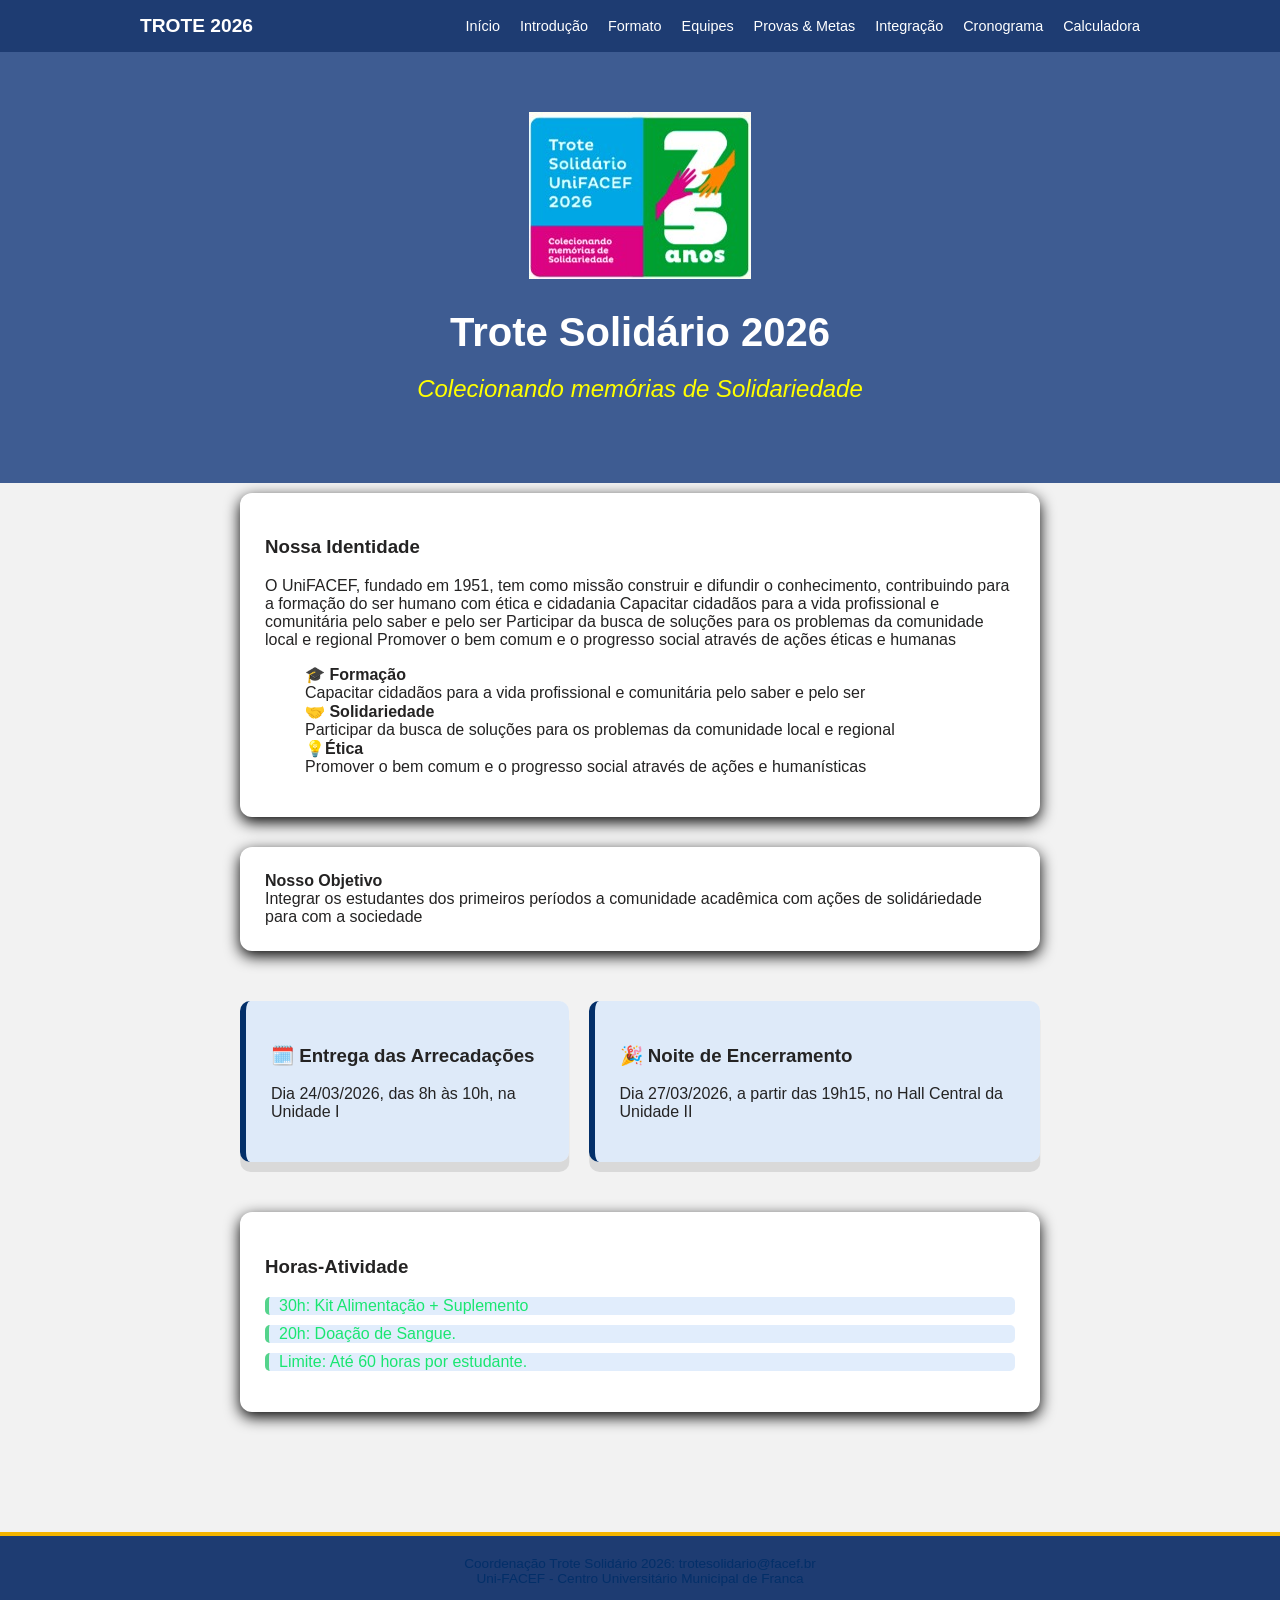
<file: index.html>
<!DOCTYPE html>
<html lang="pt-br"> 
    <head>
        <meta charset="utf-8">
        <link rel="stylesheet" href="style.css">
        <title> Trote Solidário </title>
    </head>
<body>
   <nav class="menu-principal">
    <div class="menu-container">
        <a href="index.html" class="logo"> Trote 2026 </a>
        <ul class="lista">
            <li><a href="index.html"> Início </a></li>
            <li><a href="introducao.html"> Introdução </a></li>
            <li><a href="formato.html"> Formato </a></li>
            <li><a href="equipes.html"> Equipes </a></li>
            <li><a href="provas.html"> Provas & Metas </a></li>
            <li><a href="integracao.html"> Integração </a></li>
            <li><a href="cronograma.html"> Cronograma </a></li>
            <li><a href="calculadora.html"> Calculadora </a></li>
        </ul>
    </div>
</nav>
    <header class="cabecalho">
        <div class="cabecalho-container">
            <img src="WhatsApp Image 2026-02-28 at 08.49.09.jpeg">
            <h1> Trote Solidário 2026 </h1>
            <h2> Colecionando memórias de Solidariedade </h2>
        </div>
    </header>
    <main class="principal">
        <section class="secao">  
            <h3> Nossa Identidade </h3>
        <p> O UniFACEF, fundado em 1951, tem como missão construir e difundir o conhecimento, contribuindo para a formação do ser humano com ética e cidadania
 Capacitar cidadãos para a vida profissional e comunitária pelo saber e pelo ser 
 Participar da busca de soluções para os problemas da comunidade local e regional
 Promover o bem comum e o progresso social através de ações éticas e humanas </p>
        <ul class="valores"> 
            <li> <strong>🎓 Formação </strong> <br> 
            Capacitar cidadãos para a vida profissional e comunitária pelo saber e pelo ser </li>
            <li> <strong>🤝 Solidariedade </strong> <br>
            Participar da busca de soluções para os problemas da comunidade local e regional </li>
            <li> <strong> 💡Ética </strong> <br> 
            Promover o bem comum e o progresso social através de ações e humanísticas </li>
        </ul>
        </section>
        <section class="secao"> 
            <strong> Nosso Objetivo </strong> <br>
            Integrar os estudantes dos primeiros períodos a comunidade acadêmica com ações de solidáriedade para com a sociedade
        </section>
        <div class="linha-quadros">
        <section class="secao quadro-azul">
            <h3>  🗓️ Entrega das Arrecadações </h3> 
            <p> Dia 24/03/2026, das 8h às 10h, na Unidade I </p>
        </section>
        <section class="secao quadro-azul"> 
            <h3>  🎉 Noite de Encerramento </h3>
            <p> Dia 27/03/2026, a partir das 19h15, no Hall Central da Unidade II </p>
        </section>
        </div>
        <section class="secao">
            <h3> Horas-Atividade </h3>
            <ul class="horas">
            <li> 30h: Kit Alimentação + Suplemento </li>
            <li> 20h: Doação de Sangue. </li>
            <li> Limite: Até 60 horas por estudante. </li>
            </ul>
        </section>
    </main>
    </main>

<footer class="rodape">
    <p>Coordenação Trote Solidário 2026: trotesolidario@facef.br</p>
    <p>Uni-FACEF - Centro Universitário Municipal de Franca</p>
</footer>
</body>
</html>
</file>
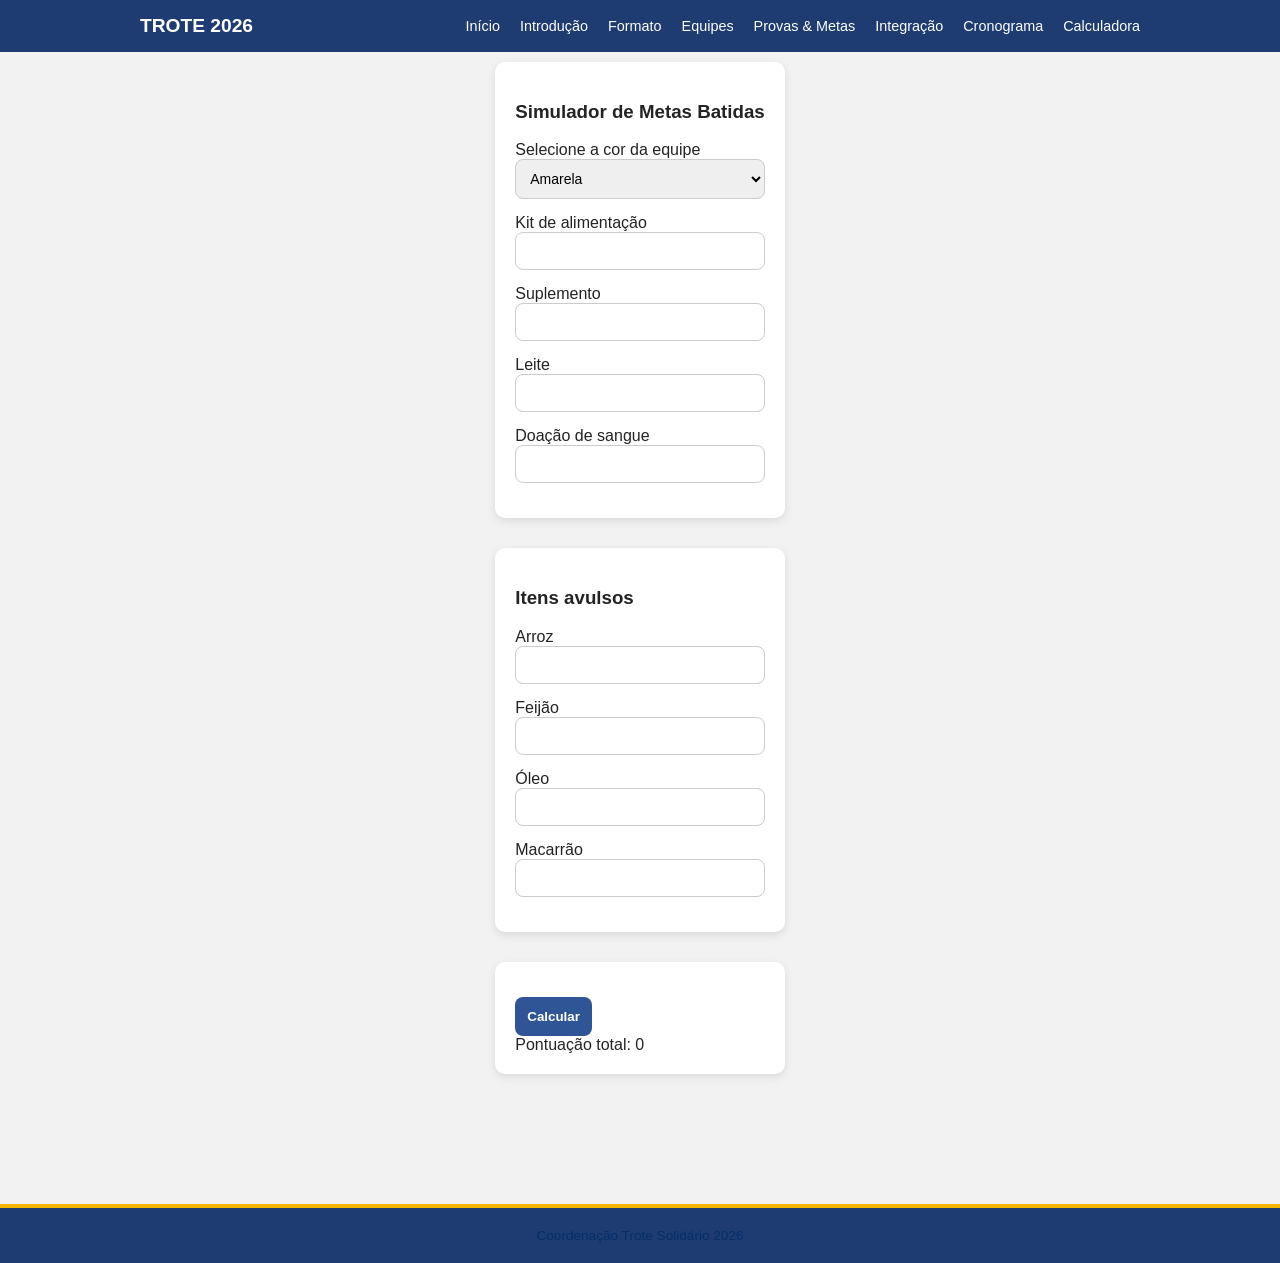
<file: calculadora.html>
<!DOCTYPE html> 
<html lang="pt-br">
<head>
    <meta charset="UTF-8">
    <link rel="stylesheet" href="style.css">
    <title>Calculadora - Trote 2026</title>
</head>

<body>

<nav class="menu-principal">
    <div class="menu-container">
        <a href="index.html" class="logo"> Trote 2026 </a>
        <ul class="lista">
            <li><a href="index.html"> Início </a></li>
            <li><a href="introducao.html"> Introdução </a></li>
            <li><a href="formato.html"> Formato </a></li>
            <li><a href="equipes.html"> Equipes </a></li>
            <li><a href="provas.html"> Provas & Metas </a></li>
            <li><a href="integracao.html"> Integração </a></li>
            <li><a href="cronograma.html"> Cronograma </a></li>
            <li><a href="calculadora.html"> Calculadora </a></li>
        </ul>
    </div>
</nav>

<main class="principal">

<section>
    <h3>Simulador de Metas Batidas</h3>

    <div class="form-group">
        <label>Selecione a cor da equipe</label>
        <select id="cor">
            <option value="amarela">Amarela</option>
            <option value="cinza">Cinza</option>
            <option value="laranja">Laranja</option>
            <option value="marrom">Marrom</option>
            <option value="preta">Preta</option>
            <option value="verde">Verde</option>
        </select>
    </div>

    <div class="form-group">
        <label>Kit de alimentação</label>
        <input type="number" id="kitAlimentacao">
    </div>

    <div class="form-group">
        <label>Suplemento</label>
        <input type="number" id="qtdeLatas">
    </div>

    <div class="form-group">
        <label>Leite</label>
        <input type="number" id="qtdeLeites">
    </div>

    <div class="form-group">
        <label>Doação de sangue</label>
        <input type="number" id="qtdeDoacoes">
    </div>
</section>

<section>
    <h3>Itens avulsos</h3>

    <div class="form-group">
        <label>Arroz</label>
        <input type="number" id="qtdeArroz">
    </div>

    <div class="form-group">
        <label>Feijão</label>
        <input type="number" id="qtdeFeijao">
    </div>

    <div class="form-group">
        <label>Óleo</label>
        <input type="number" id="qtdeOleo">
    </div>

    <div class="form-group">
        <label>Macarrão</label>
        <input type="number" id="qtdeMacarrao">
    </div>
</section>

<section>
    <button onclick="calcular()">Calcular</button>
    <div id="resultado">Pontuação total: 0</div>
</section>

</main>

<footer class="rodape">
    <p>Coordenação Trote Solidário 2026</p>
</footer>

<script src="scripts.js"></script>

</body>
</html>
</file>
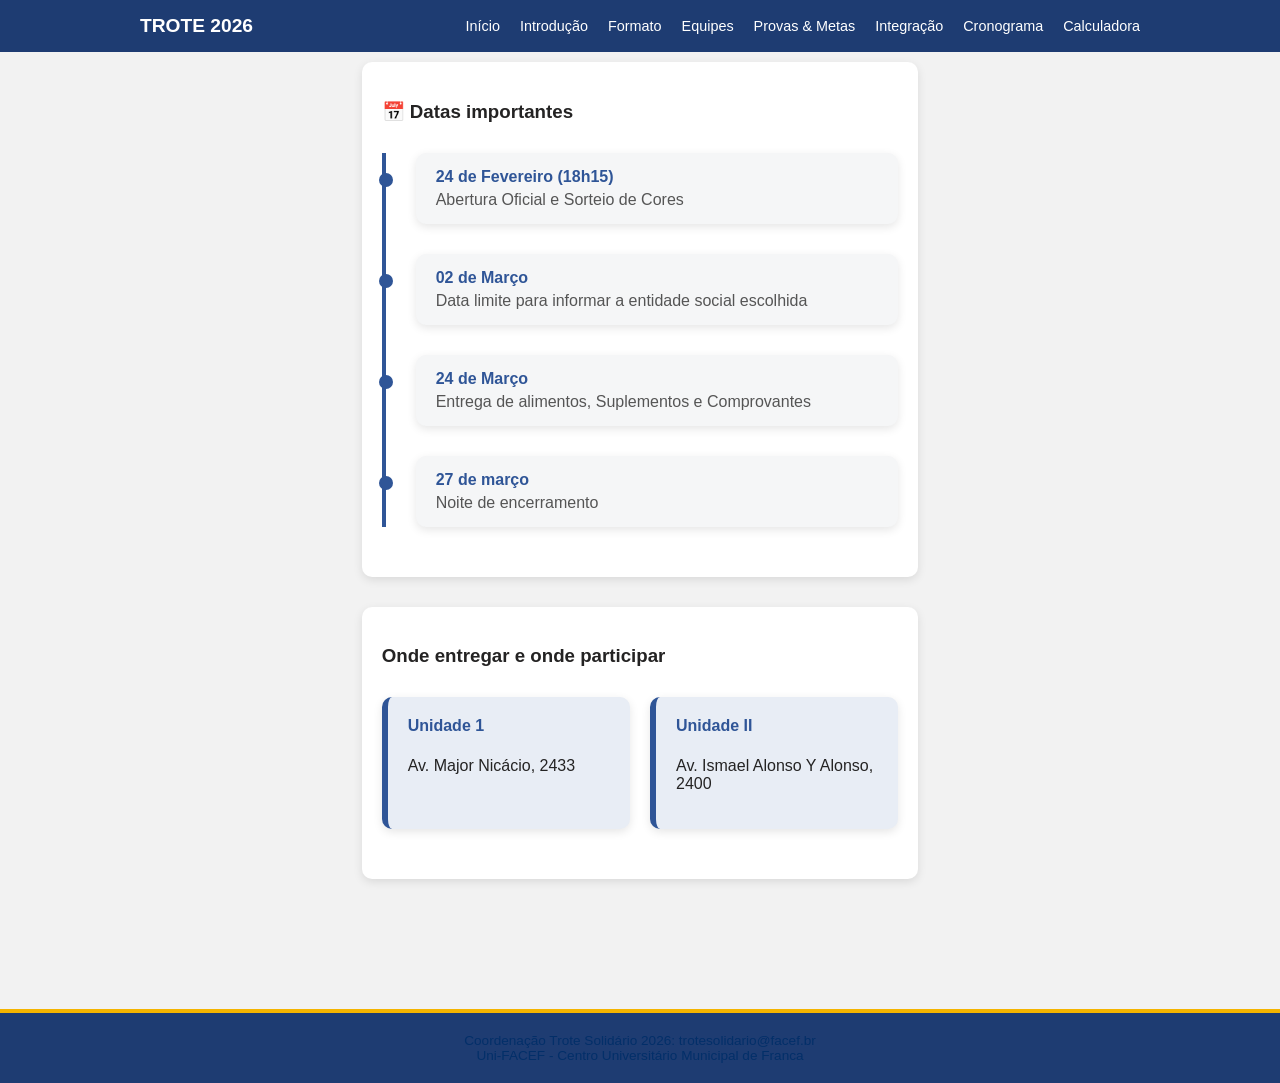
<file: cronograma.html>
<!DOCTYPE html>
<html lang="pt-br">
<head>
    <meta charset="UTF-8">
   <link rel="stylesheet" href="style.css">
    <title>Provas e Metas - Trote 2026</title>
</head>
<body>
   <nav class="menu-principal">
    <div class="menu-container">
        <a href="index.html" class="logo"> Trote 2026 </a>
        <ul class="lista">
            <li><a href="index.html"> Início </a></li>
            <li><a href="introducao.html"> Introdução </a></li>
            <li><a href="formato.html"> Formato </a></li>
            <li><a href="equipes.html"> Equipes </a></li>
            <li><a href="provas.html"> Provas & Metas </a></li>
            <li><a href="integracao.html"> Integração </a></li>
            <li><a href="cronograma.html"> Cronograma </a></li>
            <li><a href="calculadora.html"> Calculadora </a></li>
        </ul>
    </div>
</nav>
    <main class="principal">
        <section>
            <h3> 📅 Datas importantes </h3>
            <div class="timeline">
                <div class="evento">
                    <strong> 24 de Fevereiro (18h15) </strong>
                    <p> Abertura Oficial e Sorteio de Cores </p>
                </div>
                <div class="evento">
                    <strong> 02 de Março </strong>    
                    <p> Data limite para informar a entidade social escolhida </p>
                </div>
                <div class="evento">
                    <strong> 24 de Março </strong>
                    <p> Entrega de alimentos, Suplementos e Comprovantes </p>
                </div>
                <div class="evento">
                    <strong> 27 de março </strong>
                    <p> Noite de encerramento </p>
                </div>
            </div>
        </section>
        <section>
            <h3> Onde entregar e onde participar </h3>
            <div class="grid-locais">
                <div class="unidade">
                    <h4> Unidade 1 </h4>
                    <p> Av. Major Nicácio, 2433 </p>
                </div>
                <div class="unidade">
                    <h4> Unidade II </h4>
                    <p> Av. Ismael Alonso Y Alonso, 2400 </p>
                </div>
            </div>
        </section>
    </main>
  </main>

<footer class="rodape">
    <p>Coordenação Trote Solidário 2026: trotesolidario@facef.br</p>
    <p>Uni-FACEF - Centro Universitário Municipal de Franca</p>
</footer>
</body>
</html>
</file>
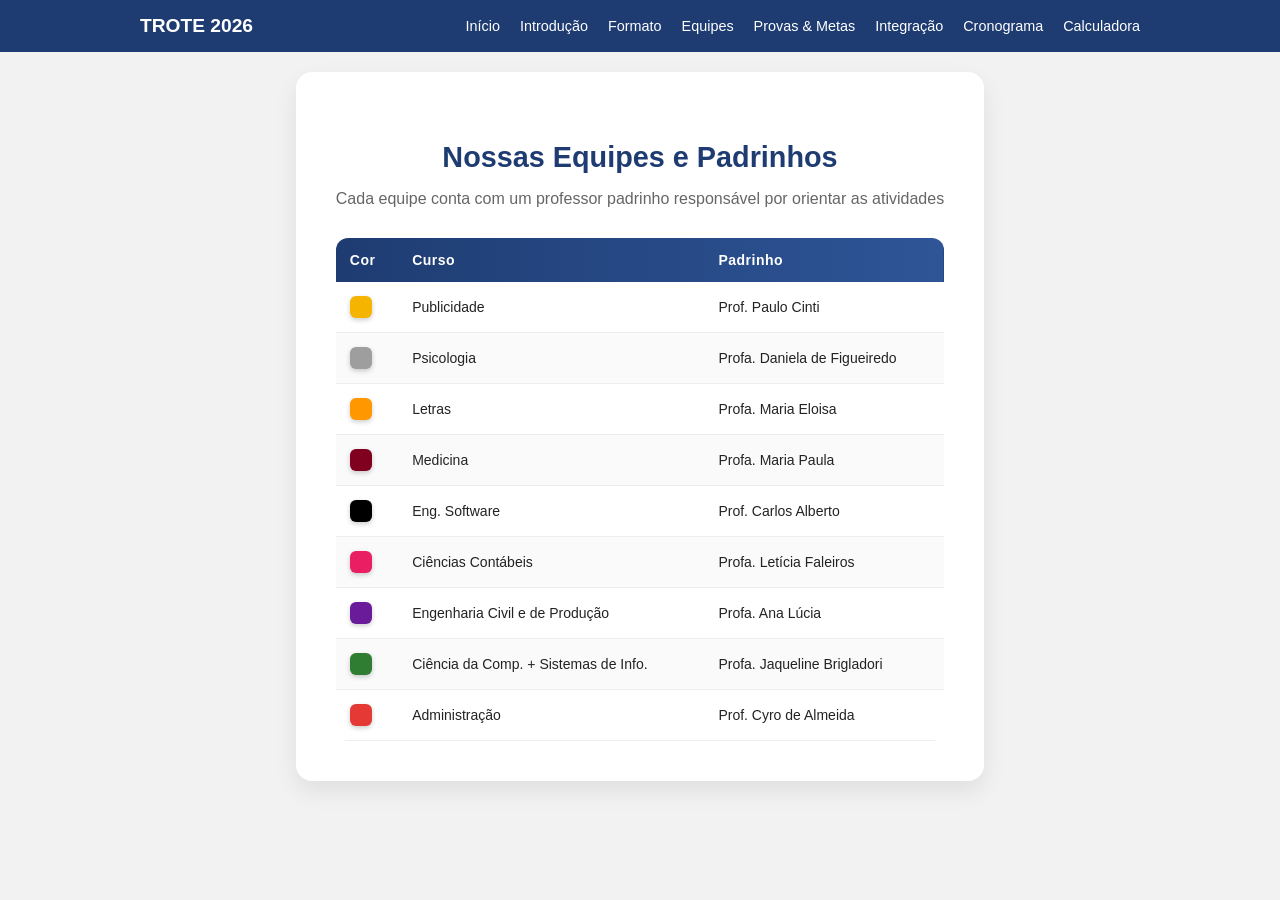
<file: equipes.html>
<!DOCTYPE html>
<html lang="pt-br">
    <head>
        <meta charset="UTF-8"/>
        <link rel="stylesheet" href="style.css">
        <title> Trote Solidário </title>
    </head>
    <body>
       <nav class="menu-principal">
        <div class="menu-container">
            <a href="index.html" class="logo"> Trote 2026 </a>
            <ul class="lista">
                <li> <a href="index.html"> Início </a> </li> 
                <li> <a href="introducao.html"> Introdução </a></li>
                <li> <a href="formato.html"> Formato </a> </li> 
                <li> <a href="equipes.html"> Equipes </a> </li>
                <li> <a href="provas.html"> Provas & Metas </a> </li> 
                <li> <a href="integracao.html"> Integração </a> </li>
                <li> <a href="cronograma.html"> Cronograma </a> </li> 
                <li> <a href="calculadora.html"> Calculadora </a> </li>
            </ul>    
        </div> 
       </nav>
     
       <main class="principal">
            <section class="equipes">
              <h3> Nossas Equipes e Padrinhos </h3>
              <p> 
                Cada equipe conta com um professor padrinho responsável por orientar as atividades
              </p>
              <table class="tabela-pontuacao">
                <thead>
                    <tr> <!-- table row -->  <!-- table head -->
                        <th> Cor </th> <th> Curso </th> <th> Padrinho </th>        
                    </tr>
                </thead>
                <tbody>

                    <tr> <!-- table data -->
                        <td> <div class="cor-amarelo"> </div> </td> 
                        <td> Publicidade </td> 
                        <td> Prof. Paulo Cinti</td>
                    </tr>

                    <tr> <!-- table data -->
                        <td> <div class="cor-cinza"> </div> </td> 
                        <td> Psicologia </td> 
                        <td> Profa. Daniela de Figueiredo </td>
                    </tr>

                    <tr> <!-- table data -->
                        <td> <div class="cor-laranja"> </div> </td> 
                        <td> Letras </td> 
                        <td> Profa. Maria Eloisa </td>
                    </tr>

                    <tr> <!-- table data -->
                        <td> <div class="cor-bordo"> </div> </td> 
                        <td> Medicina </td> 
                        <td> Profa. Maria Paula </td>
                    </tr>
                    
                    <tr> <!-- table data -->
                        <td> <div class="cor-preto"> </div> </td> 
                        <td> Eng. Software </td> 
                        <td> Prof. Carlos Alberto </td>
                    </tr>

                    <tr> <!-- table data -->
                        <td> <div class="cor-rosa"> </div> </td> 
                        <td> Ciências Contábeis </td> 
                        <td> Profa. Letícia Faleiros </td>
                    </tr>

                    <tr> <!-- table data -->
                        <td> <div class="cor-roxo"> </div> </td> 
                        <td> Engenharia Civil e de Produção </td> 
                        <td> Profa. Ana Lúcia </td>
                    </tr>

                    <tr> <!-- table data -->
                        <td> <div class="cor-verde"> </div> </td> 
                        <td> Ciência da Comp. + Sistemas de Info. </td> 
                        <td> Profa. Jaqueline Brigladori </td>
                    </tr>

                    <tr> <!-- table data -->
                        <td> <div class="cor-vermelho"> </div> </td> 
                        <td> Administração </td> 
                        <td> Prof. Cyro de Almeida </td>
                    </tr>
                </tbody>
              </table>
            </section> 
       </main>     
    </body>
</html>
</file>
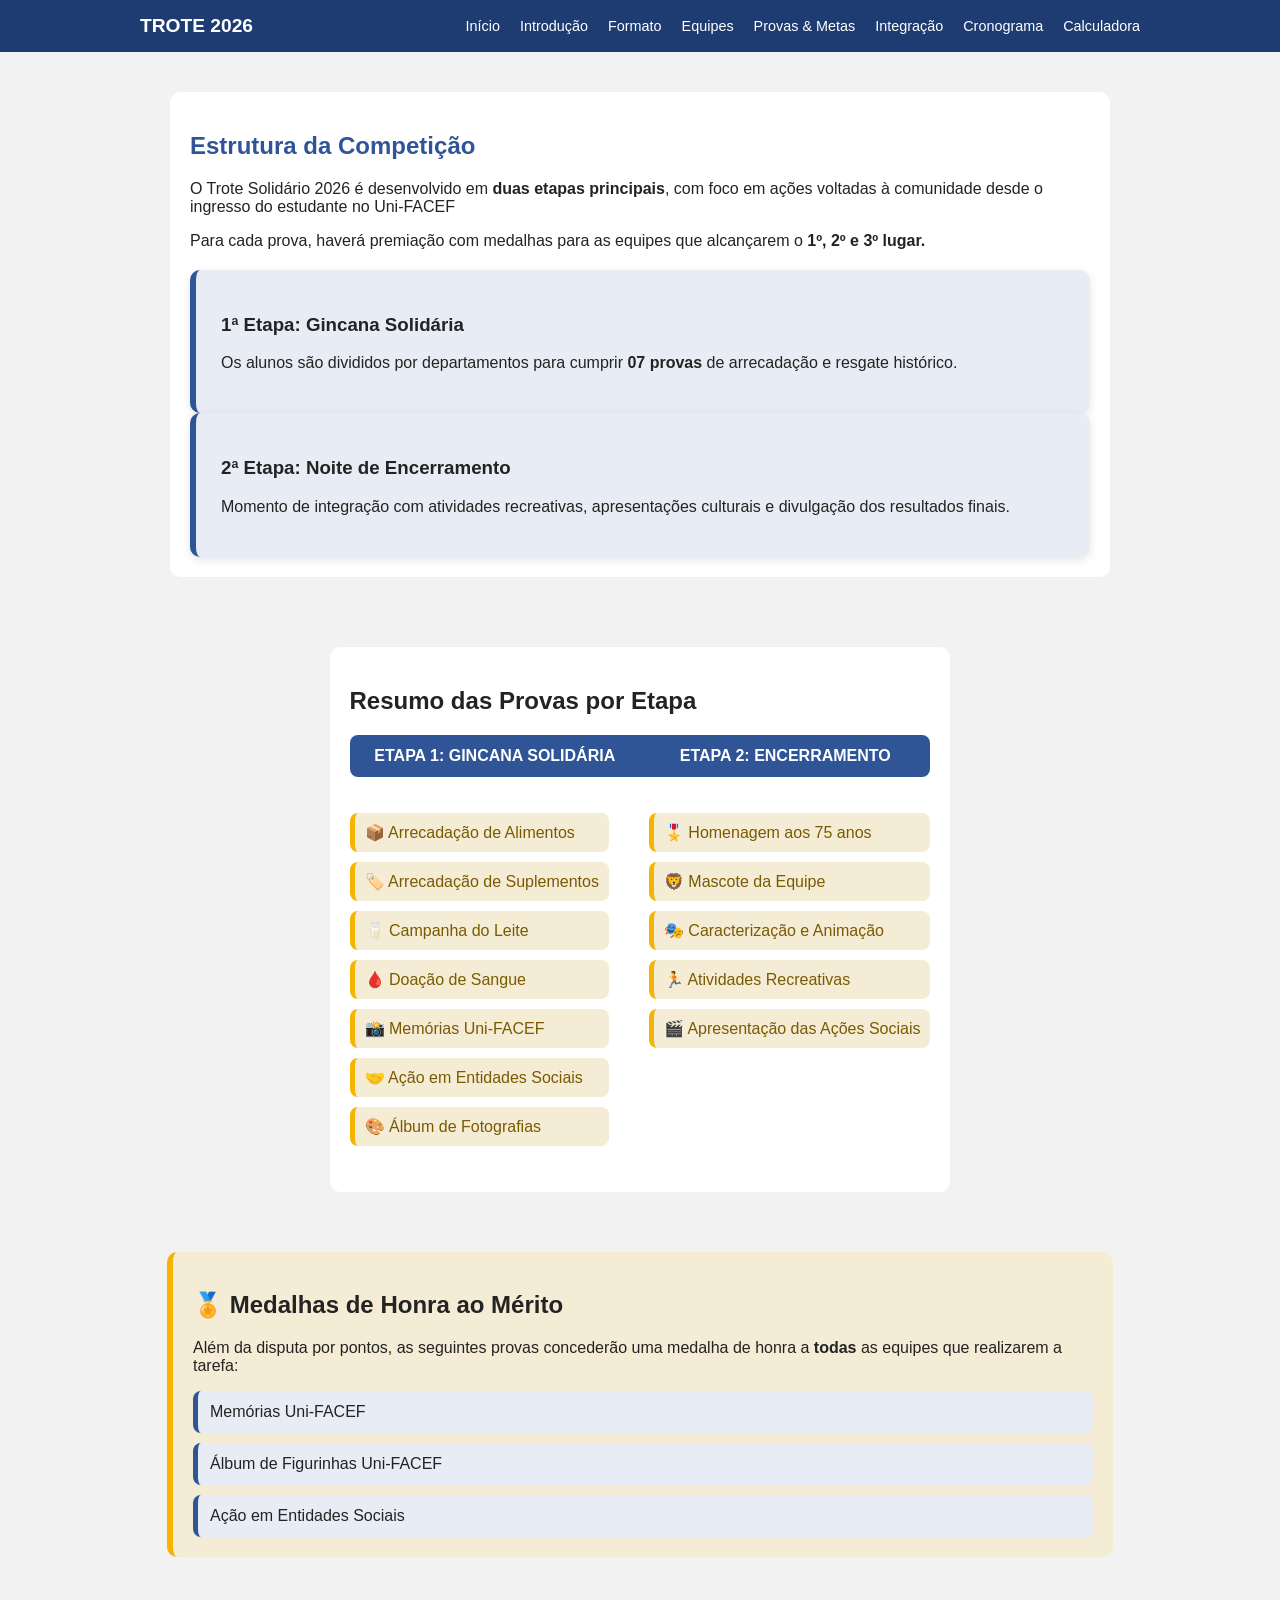
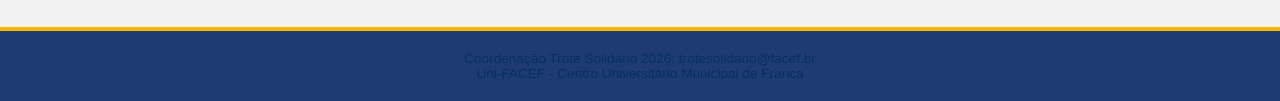
<file: formato.html>
<!DOCTYPE html>
<html lang="pt-br">
    <head>
        <meta charset="UTF-8"/>
        <link rel="stylesheet" href="style.css">
        <title> Trote Solidário </title>
    </head>
    <body>
       <nav class="menu-principal">
    <div class="menu-container">
        <a href="index.html" class="logo"> Trote 2026 </a>
        <ul class="lista">
            <li><a href="index.html"> Início </a></li>
            <li><a href="introducao.html"> Introdução </a></li>
            <li><a href="formato.html"> Formato </a></li>
            <li><a href="equipes.html"> Equipes </a></li>
            <li><a href="provas.html"> Provas & Metas </a></li>
            <li><a href="integracao.html"> Integração </a></li>
            <li><a href="cronograma.html"> Cronograma </a></li>
            <li><a href="calculadora.html"> Calculadora </a></li>
        </ul>
    </div>
</nav>
        <section class="estrutura">
            <h2>Estrutura da Competição</h2>
            <p> O Trote Solidário 2026 é desenvolvido em <strong>duas etapas principais</strong>, com foco em ações voltadas à comunidade desde o ingresso do estudante no Uni-FACEF
            </p>    
            <p>Para cada prova, haverá premiação com medalhas para as equipes que alcançarem o <strong>1º, 2º e 3º lugar.</strong>
            </p>
            <div class="etapas">
            </div>
            <div class="card-etapa">
                <h3>1ª Etapa: Gincana Solidária</h3>
                <p>Os alunos são divididos por departamentos para cumprir <strong>07 provas</strong> de arrecadação e resgate histórico.
                </p>
            </div>
            <div class="card-etapa">
                <h3>2ª Etapa: Noite de Encerramento</h3>
                <p>Momento de integração com atividades recreativas, apresentações culturais e divulgação dos resultados finais.
                </p>
            </div>
        </section>
        <section class="resumo">
            <h2>Resumo das Provas por Etapa</h2>

            <div class="barra">
                <div>ETAPA 1: GINCANA SOLIDÁRIA</div>
                <div>ETAPA 2: ENCERRAMENTO</div>
            </div>
            <div class="listas">
                <ul>
                    <li>📦 Arrecadação de Alimentos</li>
                    <li>🏷️ Arrecadação de Suplementos</li>
                    <li>🥛 Campanha do Leite</li>
                    <li>🩸 Doação de Sangue</li>
                    <li>📸 Memórias Uni-FACEF</li>
                    <li>🤝 Ação em Entidades Sociais</li>
                    <li>🎨 Álbum de Fotografias</li>
                </ul>
                <ul>
                    <li>🎖️ Homenagem aos 75 anos</li>
                    <li>🦁 Mascote da Equipe</li>
                    <li>🎭 Caracterização e Animação</li>
                    <li>🏃 Atividades Recreativas</li>
                    <li>🎬 Apresentação das Ações Sociais</li>
                </ul>
            </div>
        </section>
        <section class="medalhas">
            <h2>🏅 Medalhas de Honra ao Mérito</h2>
            <p>Além da disputa por pontos, as seguintes provas concederão uma medalha de honra a <strong>todas</strong> as equipes que realizarem a tarefa:
            </p>
            <div class="item-medalha">Memórias Uni-FACEF</div>
            <div class="item-medalha">Álbum de Figurinhas Uni-FACEF</div>
            <div class="item-medalha">Ação em Entidades Sociais</div>
        </section>
        </main>

<footer class="rodape">
    <p>Coordenação Trote Solidário 2026: trotesolidario@facef.br</p>
    <p>Uni-FACEF - Centro Universitário Municipal de Franca</p>
</footer>
    </body>
</html>
</file>
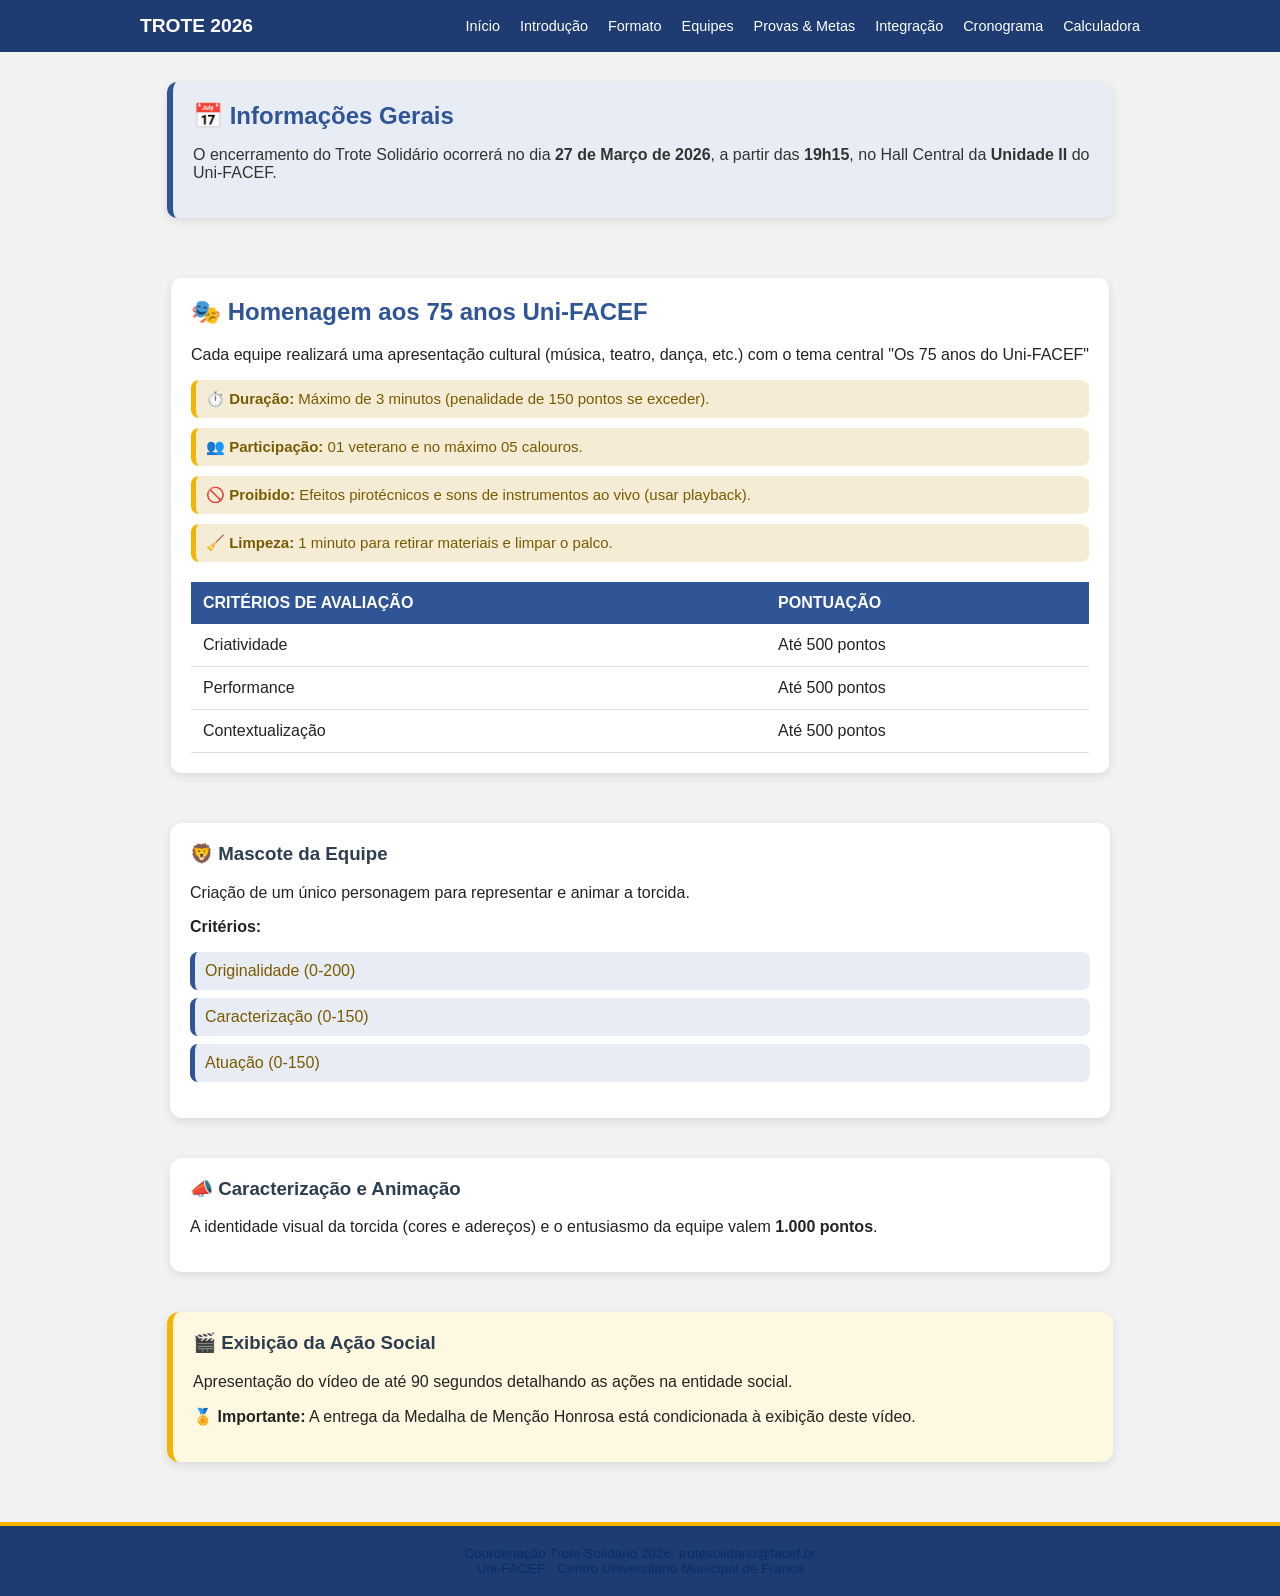
<file: integracao.html>
<!DOCTYPE html>     
<html lang="pt-br">
    <head>
        <meta charset="UTF-8"/>
        <link rel="stylesheet" href="style.css">
        <title> Trote Solidário </title>
    </head>
    <body>
     <nav class="menu-principal">
    <div class="menu-container">
        <a href="index.html" class="logo"> Trote 2026 </a>
        <ul class="lista">
            <li><a href="index.html"> Início </a></li>
            <li><a href="introducao.html"> Introdução </a></li>
            <li><a href="formato.html"> Formato </a></li>
            <li><a href="equipes.html"> Equipes </a></li>
            <li><a href="provas.html"> Provas & Metas </a></li>
            <li><a href="integracao.html"> Integração </a></li>
            <li><a href="cronograma.html"> Cronograma </a></li>
            <li><a href="calculadora.html"> Calculadora </a></li>
        </ul>
    </div>
</nav>
        <section class="info-geral">
            <h2>📅 Informações Gerais</h2>
            <p>
            O encerramento do Trote Solidário ocorrerá no dia 
            <strong>27 de Março de 2026</strong>, a partir das 
            <strong>19h15</strong>, no Hall Central da 
            <strong>Unidade II</strong> do Uni-FACEF.
            </p>
        </section>
        <section class="homenagem">
            <h2>🎭 Homenagem aos 75 anos Uni-FACEF</h2>
            <p>
            Cada equipe realizará uma apresentação cultural (música, teatro, dança, etc.)
            com o tema central "Os 75 anos do Uni-FACEF"
            </p>
            <ul>
                <li>⏱️ <strong>Duração:</strong> Máximo de 3 minutos (penalidade de 150 pontos se exceder).</li>
                <li>👥 <strong>Participação:</strong> 01 veterano e no máximo 05 calouros.</li>
                <li>🚫 <strong>Proibido:</strong> Efeitos pirotécnicos e sons de instrumentos ao vivo (usar playback).</li>
                <li>🧹 <strong>Limpeza:</strong> 1 minuto para retirar materiais e limpar o palco.</li>
            </ul>
            <table class="tabela-avaliacao">
                <thead>
                    <tr>
                        <th>CRITÉRIOS DE AVALIAÇÃO</th>
                        <th>PONTUAÇÃO</th>
                    </tr>
                </thead>
                <tbody>
                    <tr>
                        <td>Criatividade</td>
                        <td>Até 500 pontos</td>
                    </tr>
                    <tr>
                        <td>Performance</td>
                        <td>Até 500 pontos</td>
                    </tr>
                    <tr>
                        <td>Contextualização</td>
                        <td>Até 500 pontos</td>
                    </tr>
                </tbody>
            </table>
        </section>
        <section class="card">
            <h3>🦁 Mascote da Equipe</h3>
            <p>Criação de um único personagem para representar e animar a torcida.</p>
            <p><strong>Critérios:</strong></p>
            <ul class="lista-criterios">
                <li>Originalidade (0-200)</li>
                <li>Caracterização (0-150)</li>
                <li>Atuação (0-150)</li>
            </ul>
        </section>
        <section class="card">
            <h3>📣 Caracterização e Animação</h3>
            <p>
            A identidade visual da torcida (cores e adereços) e o entusiasmo da equipe 
            valem <strong>1.000 pontos</strong>.
            </p>
        </section>
        <section class="card destaque">
            <h3>🎬 Exibição da Ação Social</h3>
            <p>
            Apresentação do vídeo de até 90 segundos detalhando as ações na entidade social.
            </p>
            <p>
            🏅 <strong>Importante:</strong> A entrega da Medalha de Menção Honrosa está 
            condicionada à exibição deste vídeo.
            </p>
        </section>
        </main>

<footer class="rodape">
    <p>Coordenação Trote Solidário 2026: trotesolidario@facef.br</p>
    <p>Uni-FACEF - Centro Universitário Municipal de Franca</p>
</footer>
    </body>
</html>
</file>
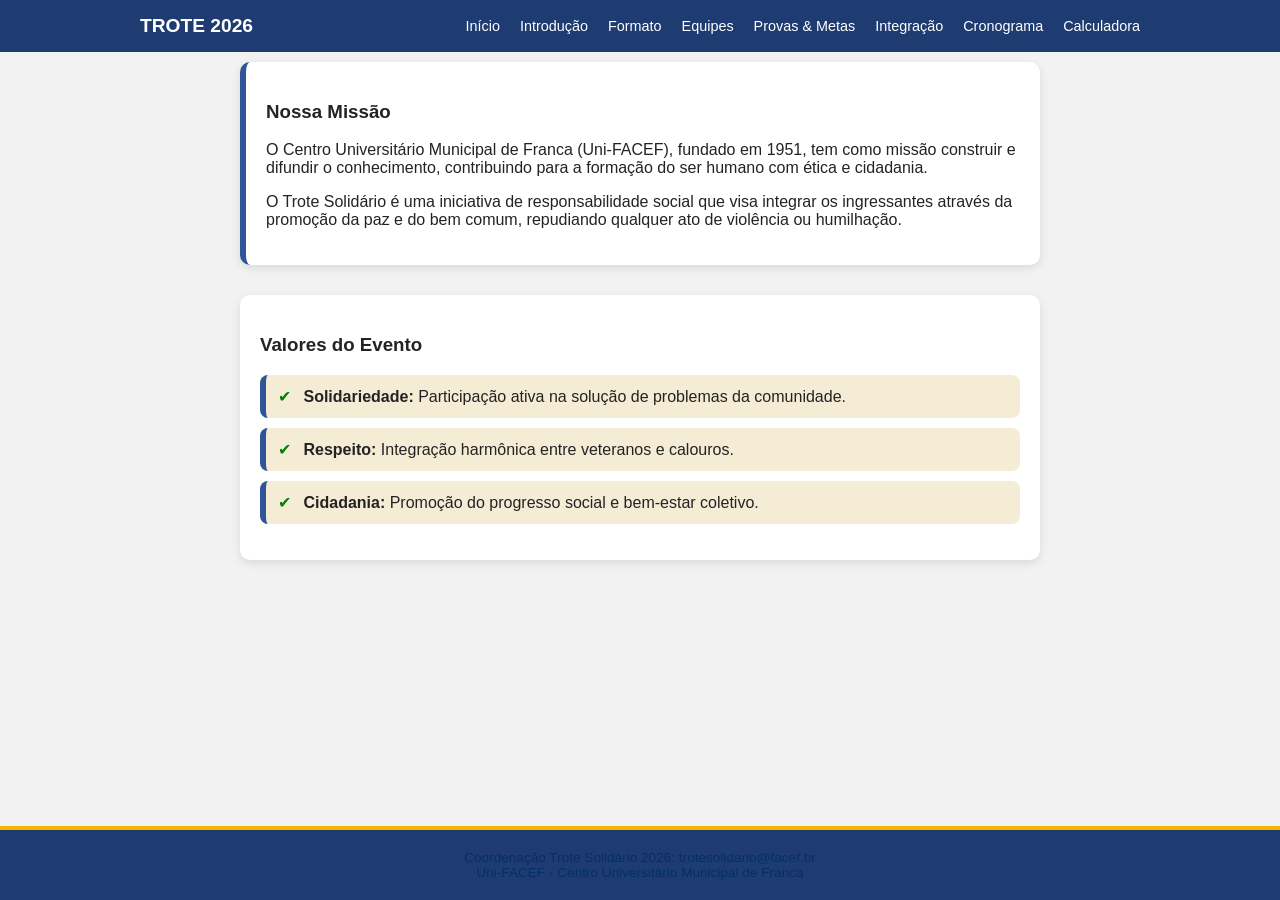
<file: introducao.html>
<!DOCTYPE html>
<html lang="pt-br">
    <head>
        <title> Trote Solidário </title>
        <meta charset="UTF-8">
       <link rel="stylesheet" href="style.css">
    </head>
    <body>
      <nav class="menu-principal">
    <div class="menu-container">
        <a href="index.html" class="logo"> Trote 2026 </a>
        <ul class="lista">
            <li><a href="index.html"> Início </a></li>
            <li><a href="introducao.html"> Introdução </a></li>
            <li><a href="formato.html"> Formato </a></li>
            <li><a href="equipes.html"> Equipes </a></li>
            <li><a href="provas.html"> Provas & Metas </a></li>
            <li><a href="integracao.html"> Integração </a></li>
            <li><a href="cronograma.html"> Cronograma </a></li>
            <li><a href="calculadora.html"> Calculadora </a></li>
        </ul>
    </div>
</nav>
        <main class="principal">
            <section class="texto-introducao">
                <h3> Nossa Missão </h3>
                <p> 
                    O Centro Universitário Municipal de Franca (Uni-FACEF), fundado em 1951, tem como missão construir e difundir o conhecimento, contribuindo para a formação do ser humano com ética e cidadania.
                </p>
                <p>
                    O Trote Solidário é uma iniciativa de responsabilidade social que visa integrar os ingressantes através da promoção da paz e do bem comum, repudiando qualquer ato de violência ou humilhação.
                </p>
            </section>
            <section>
                <h3> Valores do Evento </h3>
                <ul class="lista-valores">
                    <li> 
                        <strong> Solidariedade: </strong> 
                        Participação ativa na solução de problemas da comunidade. 
                    </li>

                    <li> 
                        <strong>  Respeito: </strong>
                        Integração harmônica entre veteranos e calouros.
                    </li>

                    <li> 
                        <strong> Cidadania: </strong>
                        Promoção do progresso social e bem-estar coletivo.
                    </li>
                </ul>
            </section>
        </main>
        </main>

<footer class="rodape">
    <p>Coordenação Trote Solidário 2026: trotesolidario@facef.br</p>
    <p>Uni-FACEF - Centro Universitário Municipal de Franca</p>
</footer>
    </body>
</html>
</file>
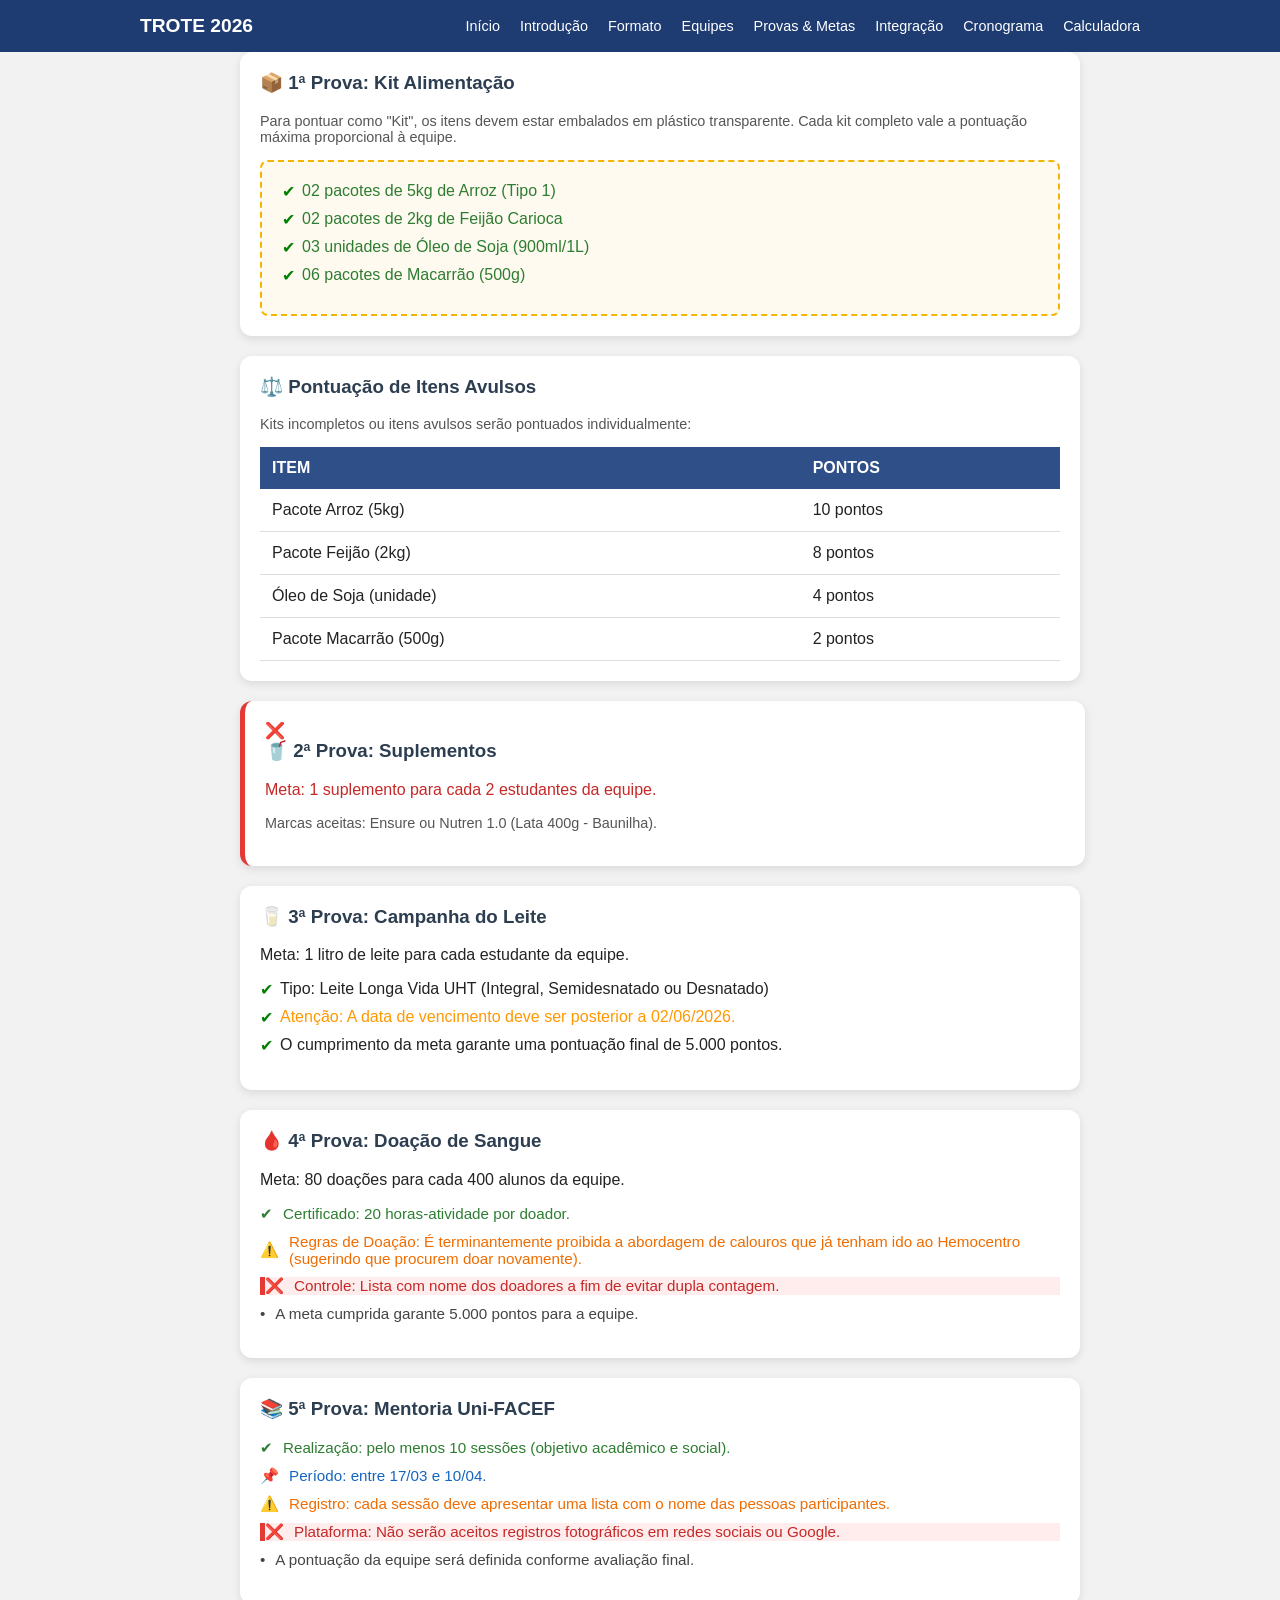
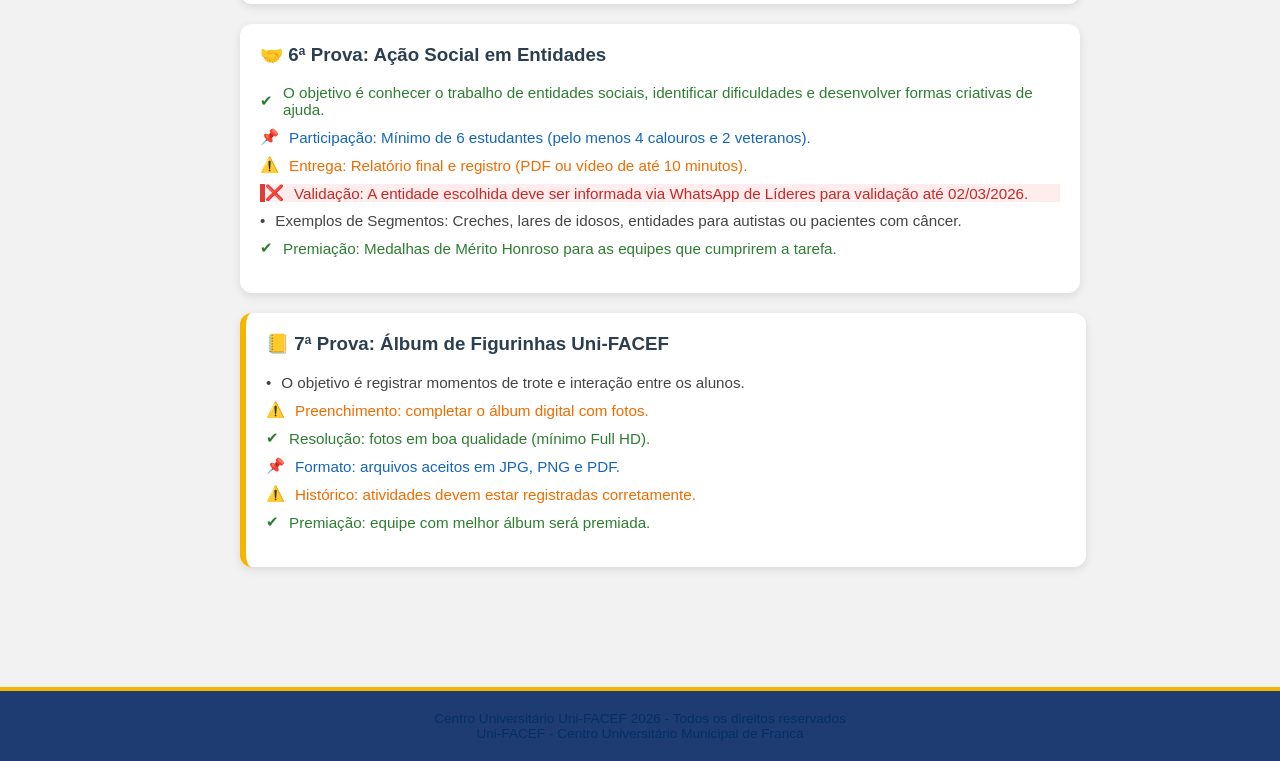
<file: provas.html>
<!DOCTYPE html>
<html lang="pt-br"> 
<head>
    <meta charset="utf-8">
    <link rel="stylesheet" href="style.css">
</head>

<body>

<!-- MENU -->
<nav class="menu-principal">
    <div class="menu-container">
        <a href="index.html" class="logo"> Trote 2026 </a>
        <ul class="lista">
            <li><a href="index.html"> Início </a></li>
            <li><a href="introducao.html"> Introdução </a></li>
            <li><a href="formato.html"> Formato </a></li>
            <li><a href="equipes.html"> Equipes </a></li>
            <li><a href="provas.html"> Provas & Metas </a></li>
            <li><a href="integracao.html"> Integração </a></li>
            <li><a href="cronograma.html"> Cronograma </a></li>
            <li><a href="calculadora.html"> Calculadora </a></li>
        </ul>
    </div>
</nav>



<!-- CONTEÚDO -->
<main class="principal">

    <!-- 1 -->
    <section class="card">
    <h3>📦 1ª Prova: Kit Alimentação</h3>

    <p class="descricao">
        Para pontuar como "Kit", os itens devem estar embalados em plástico transparente. 
        Cada kit completo vale a pontuação máxima proporcional à equipe.
    </p>

    <div class="kit">
        <ul>
            <li>02 pacotes de 5kg de Arroz (Tipo 1)</li>
            <li>02 pacotes de 2kg de Feijão Carioca</li>
            <li>03 unidades de Óleo de Soja (900ml/1L)</li>
            <li>06 pacotes de Macarrão (500g)</li>
        </ul>
    </div>
</section>
<section class="card">
    <h3>⚖️ Pontuação de Itens Avulsos</h3>

    <p class="descricao">
        Kits incompletos ou itens avulsos serão pontuados individualmente:
    </p>

    <table class="tabela">
        <tr>
            <th>ITEM</th>
            <th>PONTOS</th>
        </tr>
        <tr>
            <td>Pacote Arroz (5kg)</td>
            <td>10 pontos</td>
        </tr>
        <tr>
            <td>Pacote Feijão (2kg)</td>
            <td>8 pontos</td>
        </tr>
        <tr>
            <td>Óleo de Soja (unidade)</td>
            <td>4 pontos</td>
        </tr>
        <tr>
            <td>Pacote Macarrão (500g)</td>
            <td>2 pontos</td>
        </tr>
    </table>
</section>
    <!-- 2 -->
   <section class="card vermelho">
    <h3>🥤 2ª Prova: Suplementos</h3>

    <p>Meta: 1 suplemento para cada 2 estudantes da equipe.</p>

    <p class="descricao">
        Marcas aceitas: Ensure ou Nutren 1.0 (Lata 400g - Baunilha).
    </p>
</section>

    <!-- 3 -->
   <section class="card">
    <h3>🥛 3ª Prova: Campanha do Leite</h3>

    <p>Meta: 1 litro de leite para cada estudante da equipe.</p>

    <ul class="lista-check">
        <li>Tipo: Leite Longa Vida UHT (Integral, Semidesnatado ou Desnatado)</li>
        <li class="alerta-texto">Atenção: A data de vencimento deve ser posterior a 02/06/2026.</li>
        <li>O cumprimento da meta garante uma pontuação final de 5.000 pontos.</li>
    </ul>
</section>

    <!-- 4 -->
    <section class="card">
    <h3>🩸 4ª Prova: Doação de Sangue</h3>

    <p>Meta: 80 doações para cada 400 alunos da equipe.</p>

    <ul class="lista-detalhada">
        <li class="verde">Certificado: 20 horas-atividade por doador.</li>
        <li class="laranja">Regras de Doação: É terminantemente proibida a abordagem de calouros que já tenham ido ao Hemocentro (sugerindo que procurem doar novamente).</li>
        <li class="vermelho">Controle: Lista com nome dos doadores a fim de evitar dupla contagem.</li>
        <li class="neutro">A meta cumprida garante 5.000 pontos para a equipe.</li>
    </ul>
</section>

    <!-- 5 -->
    <section class="card">
    <h3>📚 5ª Prova: Mentoria Uni-FACEF</h3>

    <ul class="lista-detalhada">
        <li class="verde">Realização: pelo menos 10 sessões (objetivo acadêmico e social).</li>
        <li class="azul">Período: entre 17/03 e 10/04.</li>
        <li class="laranja">Registro: cada sessão deve apresentar uma lista com o nome das pessoas participantes.</li>
        <li class="vermelho">Plataforma: Não serão aceitos registros fotográficos em redes sociais ou Google.</li>
        <li class="neutro">A pontuação da equipe será definida conforme avaliação final.</li>
    </ul>
</section>

    <!-- 6 -->
    <section class="card">
    <h3>🤝 6ª Prova: Ação Social em Entidades</h3>

    <ul class="lista-detalhada">
        <li class="verde">O objetivo é conhecer o trabalho de entidades sociais, identificar dificuldades e desenvolver formas criativas de ajuda.</li>
        <li class="azul">Participação: Mínimo de 6 estudantes (pelo menos 4 calouros e 2 veteranos).</li>
        <li class="laranja">Entrega: Relatório final e registro (PDF ou vídeo de até 10 minutos).</li>
        <li class="vermelho">Validação: A entidade escolhida deve ser informada via WhatsApp de Líderes para validação até 02/03/2026.</li>
        <li class="neutro">Exemplos de Segmentos: Creches, lares de idosos, entidades para autistas ou pacientes com câncer.</li>
        <li class="verde">Premiação: Medalhas de Mérito Honroso para as equipes que cumprirem a tarefa.</li>
    </ul>
</section>
    <!-- 7ª Prova -->
<section class="card destaque-amarelo">
    <h3>📒 7ª Prova: Álbum de Figurinhas Uni-FACEF</h3>

    <ul class="lista-detalhada">
        <li class="neutro">O objetivo é registrar momentos de trote e interação entre os alunos.</li>
        <li class="laranja">Preenchimento: completar o álbum digital com fotos.</li>
        <li class="verde">Resolução: fotos em boa qualidade (mínimo Full HD).</li>
        <li class="azul">Formato: arquivos aceitos em JPG, PNG e PDF.</li>
        <li class="laranja">Histórico: atividades devem estar registradas corretamente.</li>
        <li class="verde">Premiação: equipe com melhor álbum será premiada.</li>
    </ul>    
    </section>

</main>
<footer class="rodape">
    <p>
        Centro Universitário Uni-FACEF 2026 - Todos os direitos reservados<br>
        Uni-FACEF - Centro Universitário Municipal de Franca
    </p>
</footer>
</body>
</html>
</file>
<file: style.css>
body{
    margin: 0; font-family: 'Segoe UI', sans-serif;
    background-color: #e6e6e6; color: #242323;
}
.menu-principal{
    background-color: #1E3C72; padding: 15px 0;
    position: sticky; top: 0; z-index:1000;
    box-shadow: 0.2px 10px rgba(0,0,0,0,2)

}
.menu-container {
    max-width: 1000px; margin: 0 auto; display: flex;
    justify-content:space-between; align-items:center;
    padding: 0 20px;
}
.logo {
    color: white; text-decoration: none; font-weight: bold;
    font-size: 1.2rem; text-transform: uppercase;
}
.lista{
    list-style: none;
    display: flex; 
    gap: 20px;
    margin: 0; 
    padding: 0;
}
.lista a{
    color: white;
    text-decoration: none;
    font-size: 0.9rem;
    font-weight: 500;
    transition: color 0.3s;
    }
.lista a:hover {
    color: #afb3e5;
}    
.valores{
    list-style: none;
}
.cabecalho {
    background-color: #3e5c92;
    color: white;
    padding: 60px 20px;
    text-align: center;
}
.cabecalho-container h1 {
    font-size: 2.5rem;
    margin-bottom: 5px;
}
.cabecalho-container h2 {
    font-weight: 300;
    font-style: italic;
    color: yellow;
    
}
.principal{
   max-width: 800px; /* deixa mais estreito */
    margin: -40px auto 40px;
    padding: 20px;
}
.secao{
    background-color: white;
    margin-bottom: 20px;
    padding: 25px;
    border-radius: 12px;
    box-shadow: 0 5px 15px rgba(0,0,0,3);
}
.secao.quadro-azul{
    background-color: #d9e9fcc9;
    border-left: 6px solid #032f69;
    padding: 25px;
    border-radius: 10px;
    margin-bottom: 20px;
    box-shadow: 0.3px 10px rgba(0,0,0,0.1);
}
.linha-quadros{
    display: flex;
    gap: 20px;
}
.linha-quadros.secao{
    flex: 1;
}
.horas-atividade{
    color: #1aa36f;
    font-weight: 500;
}
.horas{
    list-style: none;
    padding: 0;
}
.horas li{
    background-color: #d9e9fcc9;
    border-left: 4px solid #54d38b;
    padding-left: 10px;
    border-radius: 5px;
    margin-bottom: 10px;
    color: #19e671;
}
/* ===== CARDS ===== */
.card {
     margin: 0 auto 25px; /* centraliza cada card */
    background-color: #f5f6f7;
    padding: 25px;
    border-radius: 10px;
    margin-bottom: 0 auto 25px;
    width: 100%;
    box-shadow: 0 3px 10px rgba(0,0,0,0.1);
}

.card h3 {
    margin-top: 0;
    color: #2d3e50;
}

/* Texto menor igual da imagem */
.descricao {
    font-size: 0.9rem;
    color: #555;
}

/* ===== KIT (caixa pontilhada amarela) ===== */
.kit {
    border: 2px dashed #f4b400;
    background-color: #fffaf0;
    padding: 20px;
    border-radius: 8px;
    margin-top: 15px;
}

.kit ul {
    list-style: none;
    padding: 0;
    margin: 0;
}

.kit li {
    margin-bottom: 10px;
    color: #2e7d32;
    position: relative;
    padding-left: 20px;
}

/* Check verde */
.kit li::before {
    content: "✔";
    color: green;
    position: absolute;
    left: 0;
}

/* ===== TABELA ===== */
.tabela {
    width: 100%;
    border-collapse: collapse;
    margin-top: 15px;
}

.tabela th {
    background-color: #2f4f88;
    color: white;
    padding: 12px;
    text-align: left;
}

.tabela td {
    padding: 12px;
    border-bottom: 1px solid #ddd;
    background-color: white;
}

/* ===== CARD VERMELHO ===== */
.vermelho {
    background-color: #ffecec;
    border-left: 5px solid #e53935;
}

/* ===== LISTA FINAL ===== */
.lista-check {
    list-style: none;
    padding: 0;
}

.lista-check li {
    margin-bottom: 10px;
    padding-left: 20px;
    position: relative;
}

.lista-check li::before {
    content: "✔";
    color: green;
    position: absolute;
    left: 0;
}

.alerta-texto {
    color: #ff9800;
    font-weight: 500;
}
.lista-detalhada {
    list-style: none !important;
    padding: 0 !important;
    margin-top: 15px !important;
}

.lista-detalhada li {
    display: flex !important;
    align-items: center !important;
    gap: 10px !important;
    margin-bottom: 10px !important;
    font-size: 0.95rem !important;
}

/* CORES + TEXTO */
.verde { color: #2e7d32 !important; font-weight: 500; }
.azul { color: #1565c0 !important; font-weight: 500; }
.laranja { color: #ef6c00 !important; font-weight: 500; }
.vermelho { color: #c62828 !important; font-weight: 500; }
.neutro { color: #444 !important; }

/* ÍCONES */
.verde::before { content: "✔"; }
.azul::before { content: "📌"; }
.laranja::before { content: "⚠️"; }
.vermelho::before { content: "❌"; }
.neutro::before { content: "•"; }
/* CARD AMARELO FINAL */
.destaque-amarelo {
    background-color: #fff8e1;
    border-left: 6px solid #f4b400;
}
/* Ajuste fino da lista dentro dele */
.destaque-amarelo li {
    font-size: 0.95rem;
}
.rodape {
    background-color: #1E3C72; /* azul escuro */
    color: white;
    text-align: center;
    padding: 20px;
    border-top: 4px solid #f4b400; /* linha amarela */
    margin-top: 40px;
}

.rodape p {
    margin: 0;
    font-size: 0.85rem;
    color: #032f69;
}
.timeline {
   border-left: 3px solid rgb(20, 4, 114);
   padding-left: 20px;
   margin-top: 20px;
}
.evento {
    border: 1px;
    margin-top: 25px;
    position: relative;
}
.evento ::before {
    content:  ''; 
    width: 12px;
    height: 12px;
    color: #ff4b2b;
    border-radius: 50px;
    position: absolute;
    left: -28px;
    top: 5px;
}
.grid-locais {
    border: 1px;
    display: flex;
    gap: 20px;
}
.local {
    border: 1px;
    flex: 1;
    background: #affaf9;
    padding: 15px;
    border-radius: 8px;
    border: 1px;
}
body {
  font-family: Arial, sans-serif;
  background: #f2f2f2;
  margin: 0;
}

section {
  max-width: 900px;
  margin: 20px auto;
  padding: 20px;
  background: #fff;
  border-radius: 10px;
}

.etapas {
  display: flex;
  gap: 20px;
  margin-top: 20px;
}

.card-etapa {
  flex: 1;
  background: #e8edf5;
  border-left: 6px solid #2f5597;
  padding: 15px;
  border-radius: 10px;
}
.barra {
  display: flex;
  margin-top: 15px;
}

.barra div {
  flex: 1;
  background: #2f5597;
  color: white;
  padding: 12px;
  font-weight: bold;
  text-align: center;
}

.listas {
  display: flex;
  gap: 40px;
  margin-top: 20px;
}
.listas ul {
  list-style: none;
  padding: 0;
}
.listas li {
  margin-bottom: 10px;
  font-size: 16px;
  color: #7a5a00;
}
.medalhas {
  background: #f5ecd6;
  border-left: 6px solid #f4b400;
}
.item-medalha {
  background: #e8edf5;
  border-left: 5px solid #2f5597;
  padding: 12px;
  margin-top: 10px;
  border-radius: 8px;
}
.info-geral {
  background: #fff;
  border-radius: 10px;
  padding: 20px;
  max-width: 900px;
  margin: 20px auto;
  font-family: Arial, sans-serif;
}
.info-geral h2 {
  margin-bottom: 10px;
}
.info-geral p {
  font-size: 16px;
  color: #333;
}
.homenagem {
  background: #fff;
  border-radius: 10px;
  padding: 20px;
  max-width: 900px;
  margin: 20px auto;
  font-family: Arial, sans-serif;
}
.homenagem ul {
  list-style: none;
  padding: 0;
  margin-top: 15px;
}
.homenagem li {
  margin-bottom: 10px;
  font-size: 15px;
  color: #7a5a00;
}
.tabela-avaliacao {
  width: 100%;
  border-collapse: collapse;
  margin-top: 20px;
}

.tabela-avaliacao thead {
  background: #2f5597;
  color: white;
}

.tabela-avaliacao th,
.tabela-avaliacao td {
  padding: 12px;
  text-align: left;
}

.tabela-avaliacao tbody tr {
  border-bottom: 1px solid #ddd;
}

.card {
  background: #fff;
  border-radius: 12px;
  padding: 20px;
  max-width: 900px;
  margin: 20px auto;
  font-family: Arial, sans-serif;
}

.lista-criterios {
  list-style: none;
  padding: 0;
  margin-top: 10px;
}

.lista-criterios li {
  margin-bottom: 8px;
  color: #7a5a00;
  font-size: 16px;
}

.destaque {
  background: #f5ecd6;
  border-left: 6px solid #f4b400;
}
body {
  min-height: 100vh;
  display: flex;
  flex-direction: column;
}

.principal {
  flex: 1;
}
.lista-equipes {
  background: white;
  max-width: 900px;
  margin: 30px auto;
  padding: 25px;
  border-radius: 12px;
  box-shadow: 0 3px 10px rgba(0,0,0,0.1);
}

.lista-equipes h3 {
  margin-top: 0;
}

.lista-equipes p {
  color: #555;
  margin-bottom: 20px;
}

.lista-equipes table {
  width: 100%;
  border-collapse: collapse;
}

.lista-equipes th {
  background-color: #2f5597;
  color: white;
  padding: 12px;
  text-align: left;
}

.lista-equipes td {
  padding: 12px;
  border-bottom: 1px solid #ddd;
}

.lista-equipes tr:hover {
  background-color: #f5f6f7;
}

/* QUADRADO DE COR */
.box-amarela {
  width: 20px;
  height: 20px;
  background-color: gold;
  border-radius: 4px;
}
.lista-valores {
  list-style: none;
  padding: 0;
}

.lista-valores li {
  margin-bottom: 10px;
}
.texto-introducao {
  background-color: #ffffff; /* azul clarinho */
  border-left: 6px solid #2f5597;
  padding: 20px;
  border-radius: 10px;
  margin-bottom: 20px;
}
.lista-valores {
  list-style: none;

  padding: 0;
}

.lista-valores li {
  background-color: #f5ecd6;
  border-left: 6px solid #2f5597;
  padding: 12px;
  margin-bottom: 10px;
  border-radius: 8px;
}
.lista-valores li::before {
  content: "✔";
  color: green;
  margin-right: 8px;
}
/* ===== PÁGINA FORMATO ===== */

.estrutura {
  max-width: 900px;
  margin: 30px auto;
  padding: 20px;
}

.estrutura h2 {
  color: #2f5597;
}

/* CAIXAS DAS ETAPAS */
.etapas {
  display: flex;
  gap: 20px;
  margin-top: 20px;
}

.card-etapa {
  flex: 1;
  background: #e8edf5;
  border-left: 6px solid #2f5597;
  padding: 20px;
  border-radius: 10px;
  box-shadow: 0 3px 10px rgba(0,0,0,0.1);
}

/* RESUMO */
.resumo {
  max-width: 900px;
  margin: 30px auto;
  padding: 20px;
}

/* BARRA AZUL */
.barra {
  display: flex;
  margin-top: 15px;
  border-radius: 8px;
  overflow: hidden;
}

.barra div {
  flex: 1;
  background: #2f5597;
  color: white;
  padding: 12px;
  font-weight: bold;
  text-align: center;
}

/* LISTAS */
.listas {
  display: flex;
  gap: 40px;
  margin-top: 20px;
}

.listas ul {
  list-style: none;
  padding: 0;
}

.listas li {
  background: #f5ecd6;
  border-left: 5px solid #f4b400;
  padding: 10px;
  margin-bottom: 10px;
  border-radius: 8px;
}

/* MEDALHAS */
.medalhas {
  max-width: 900px;
  margin: 30px auto;
  padding: 20px;
  background: #f5ecd6;
  border-left: 6px solid #f4b400;
  border-radius: 10px;
}

.item-medalha {
  background: #e8edf5;
  border-left: 5px solid #2f5597;
  padding: 12px;
  margin-top: 10px;
  border-radius: 8px;
}
.etapas {
  gap: 30px;
}

.card-etapa {
  padding: 25px;
}

.estrutura {
  margin: 40px auto;
}
/* ===== PÁGINA INTEGRAÇÃO ===== */

/* BLOCO INFORMAÇÕES */
.info-geral {
  max-width: 900px;
  margin: 30px auto;
  padding: 20px;
  background: #e8edf5;
  border-left: 6px solid #2f5597;
  border-radius: 10px;
  box-shadow: 0 3px 10px rgba(0,0,0,0.1);
}

.info-geral h2 {
  margin-top: 0;
  color: #2f5597;
}

/* BLOCO HOMENAGEM */
.homenagem {
  max-width: 900px;
  margin: 30px auto;
  padding: 20px;
  background: #fff;
  border-radius: 10px;
  box-shadow: 0 3px 10px rgba(0,0,0,0.1);
}

.homenagem h2 {
  margin-top: 0;
  color: #2f5597;
}

/* LISTA */
.homenagem ul {
  list-style: none;
  padding: 0;
  margin-top: 15px;
}

.homenagem li {
  background: #f5ecd6;
  border-left: 5px solid #f4b400;
  padding: 10px;
  margin-bottom: 10px;
  border-radius: 8px;
}

/* TABELA */
.tabela-avaliacao {
  width: 100%;
  border-collapse: collapse;
  margin-top: 20px;
}

.tabela-avaliacao thead {
  background: #2f5597;
  color: white;
}

.tabela-avaliacao th,
.tabela-avaliacao td {
  padding: 12px;
  text-align: left;
}

.tabela-avaliacao tbody tr {
  border-bottom: 1px solid #ddd;
}

.tabela-avaliacao tr:hover {
  background-color: transparent;
}

/* CARDS ABAIXO */
.card {
  max-width: 900px;
  margin: 20px auto;
  background: #fff;
  border-radius: 12px;
  padding: 20px;
  box-shadow: 0 3px 10px rgba(0,0,0,0.1);
}

/* CARD DESTAQUE */
.destaque {
  background: #fff8e1;
  border-left: 6px solid #f4b400;
}

/* LISTA CRITÉRIOS */
.lista-criterios {
  list-style: none;
  padding: 0;
  margin-top: 10px;
}

.lista-criterios li {
  background: #e8edf5;
  border-left: 5px solid #2f5597;
  padding: 10px;
  margin-bottom: 8px;
  border-radius: 8px;
}
/* ===== PÁGINA CRONOGRAMA ===== */

/* BLOCO GERAL */
.timeline {
  max-width: 900px;
  margin: 30px auto;
  padding-left: 30px;
  border-left: 4px solid #2f5597;
  position: relative;
}

/* CADA EVENTO */
.evento {
  position: relative;
  margin-bottom: 30px;
  padding: 15px 20px;
  background: #f5f6f7;
  border-radius: 10px;
  box-shadow: 0 3px 10px rgba(0,0,0,0.1);
}

/* BOLINHA DA TIMELINE */
.evento::before {
  content: '';
  width: 14px;
  height: 14px;
  background: #2f5597;
  border-radius: 50%;
  position: absolute;
  left: -37px;
  top: 20px;
}

/* DATA */
.evento strong {
  color: #2f5597;
  font-size: 1rem;
}

/* TEXTO */
.evento p {
  margin: 5px 0 0;
  color: #555;
}

/* SEÇÃO LOCAIS */
.grid-locais {
  max-width: 900px;
  margin: 30px auto;
  display: flex;
  gap: 20px;
}

/* CAIXAS DE LOCAL */
.unidade {
  flex: 1;
  background: #e8edf5;
  border-left: 6px solid #2f5597;
  padding: 20px;
  border-radius: 10px;
  box-shadow: 0 3px 10px rgba(0,0,0,0.1);
}

.unidade h4 {
  margin-top: 0;
  color: #2f5597;
}
/* ===== PÁGINA CALCULADORA ===== */

/* CAIXA GERAL */
.form-group {
  margin-bottom: 15px;
  display: flex;
  flex-direction: column;
}

/* INPUTS E SELECT */
input, select {
  padding: 10px;
  border-radius: 8px;
  border: 1px solid #ccc;
  font-size: 14px;
}

/* GRID DOS ITENS */
.form-grid {
  display: flex;
  gap: 20px;
  flex-wrap: wrap;
}

.form-grid .form-group {
  flex: 1;
  min-width: 200px;
}

/* BOTÃO */
button {
  background: #2f5597;
  color: white;
  padding: 12px;
  border: none;
  border-radius: 8px;
  font-weight: bold;
  cursor: pointer;
  margin-top: 15px;
}

button:hover {
  background: #1d3f73;
}

/* RESULTADO */
.resultado-box {
  margin-top: 20px;
  padding: 15px;
  background: #e8edf5;
  border-left: 6px solid #2f5597;
  border-radius: 10px;
  font-weight: bold;
}

/* SEÇÕES MAIS BONITAS */
main section {
  max-width: 900px;
  margin: 30px auto;
  padding: 20px;
  background: #fff;
  border-radius: 10px;
  box-shadow: 0 3px 10px rgba(0,0,0,0.1);
}
/* ===== EQUIPES BONITO ===== */

.equipes {
    background: #ffffff;
    padding: 40px;
    border-radius: 16px;
    max-width: 950px;
    margin: 40px auto;
    box-shadow: 0 10px 25px rgba(0,0,0,0.08);
}

.equipes h3 {
    text-align: center;
    font-size: 1.8rem;
    color: #1E3C72;
    margin-bottom: 10px;
}

.equipes p {
    text-align: center;
    color: #666;
    margin-bottom: 30px;
}

/* ===== TABELA ===== */

.tabela-pontuacao {
    width: 100%;
    border-collapse: collapse;
    overflow: hidden;
    border-radius: 12px;
}

/* cabeçalho */
.tabela-pontuacao thead {
    background: linear-gradient(90deg, #1E3C72, #2f5597);
    color: white;
}

.tabela-pontuacao th {
    padding: 14px;
    text-align: left;
    font-size: 14px;
    letter-spacing: 0.5px;
}

/* linhas */
.tabela-pontuacao td {
    padding: 14px;
    border-bottom: 1px solid #eee;
    font-size: 14px;
}

/* linhas alternadas */
.tabela-pontuacao tbody tr:nth-child(even) {
    background-color: #fafafa;
}

/* efeito hover */
.tabela-pontuacao tbody tr {
    transition: all 0.2s ease;
}

.tabela-pontuacao tbody tr:hover {
    background-color: #e8edf5;
    transform: scale(1.01);
}
/* ===== CORES DAS EQUIPES (SEM EMOJI) ===== */

.cor-amarelo { background: #f4b400; }
.cor-cinza { background: #9e9e9e; }
.cor-laranja { background: #ff9800; }
.cor-bordo { background: #800020; }
.cor-preto { background: #000; }
.cor-rosa { background: #e91e63; }
.cor-roxo { background: #6a1b9a; }
.cor-verde { background: #2e7d32; }
.cor-vermelho { background: #e53935; }

/* quadradinhos */
.tabela-pontuacao td div {
    width: 22px;
    height: 22px;
    border-radius: 6px;
    box-shadow: 0 2px 5px rgba(0,0,0,0.2);
}
</file>
